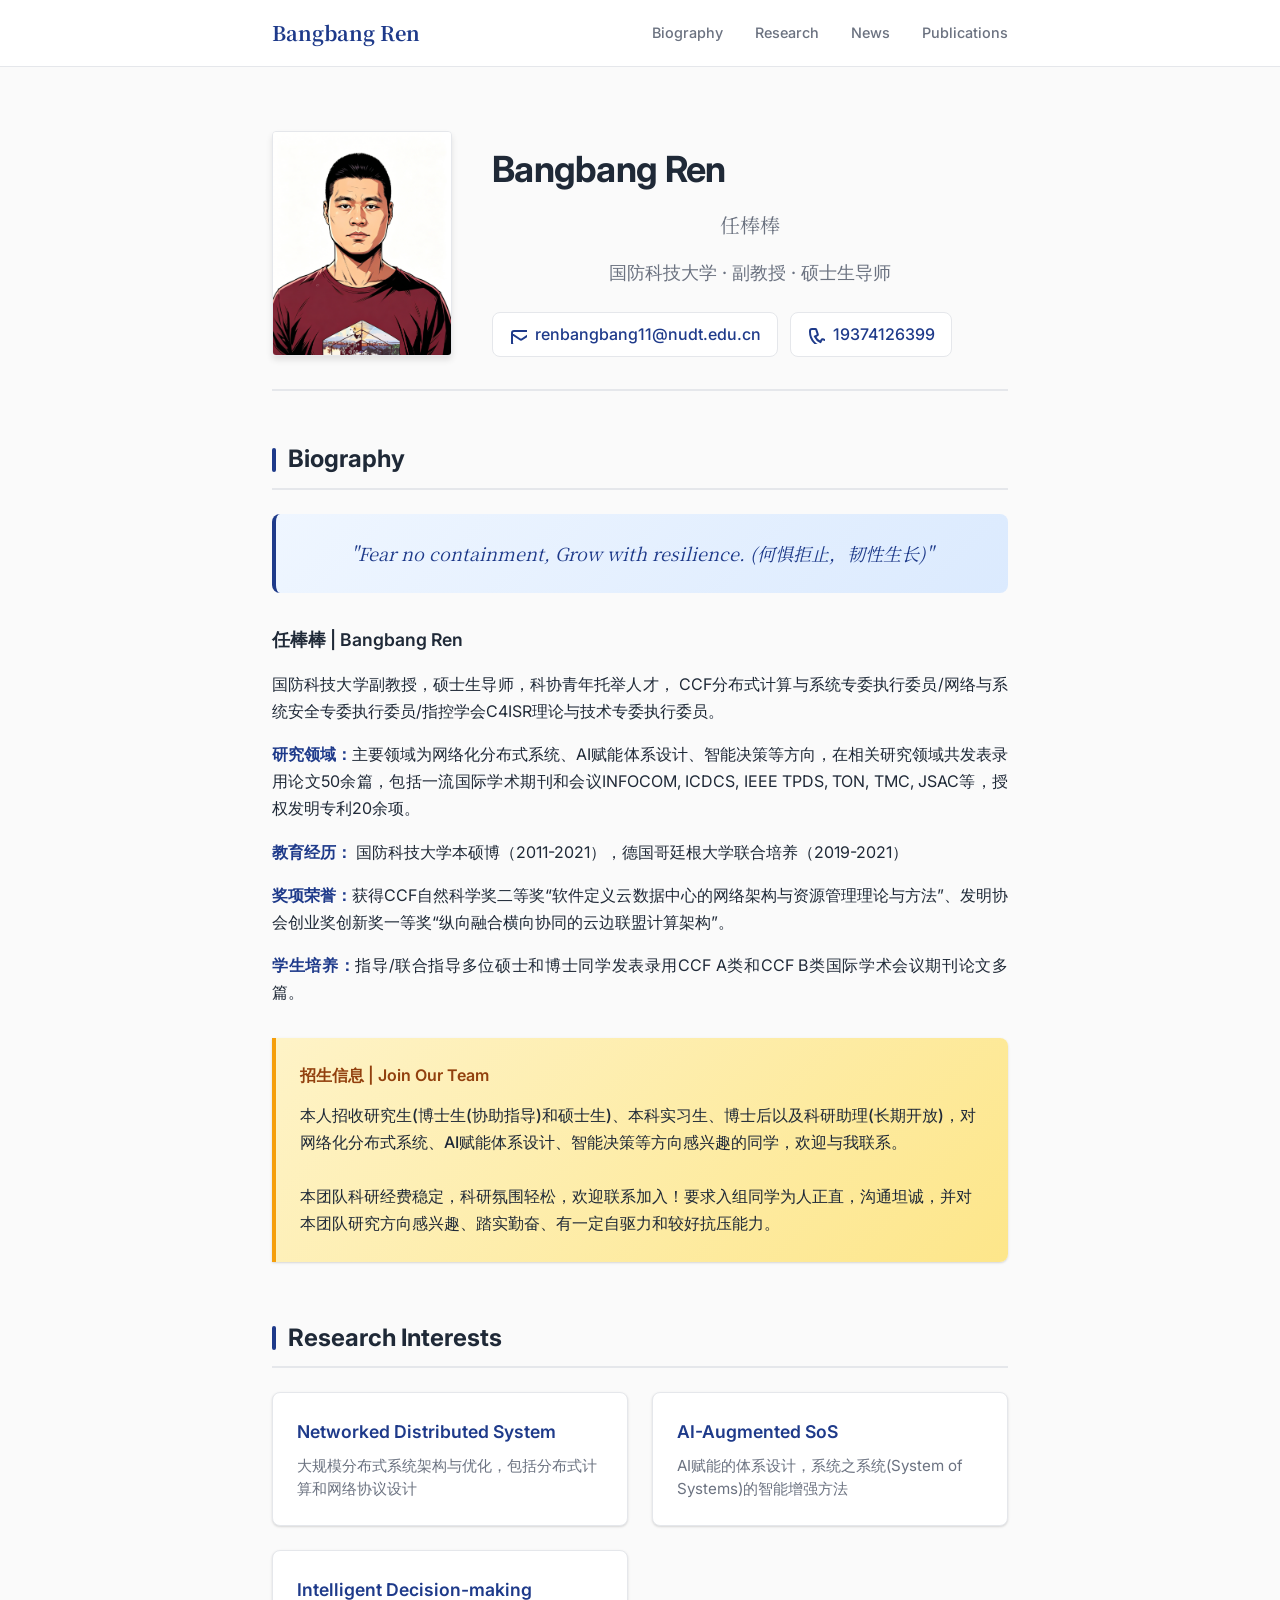
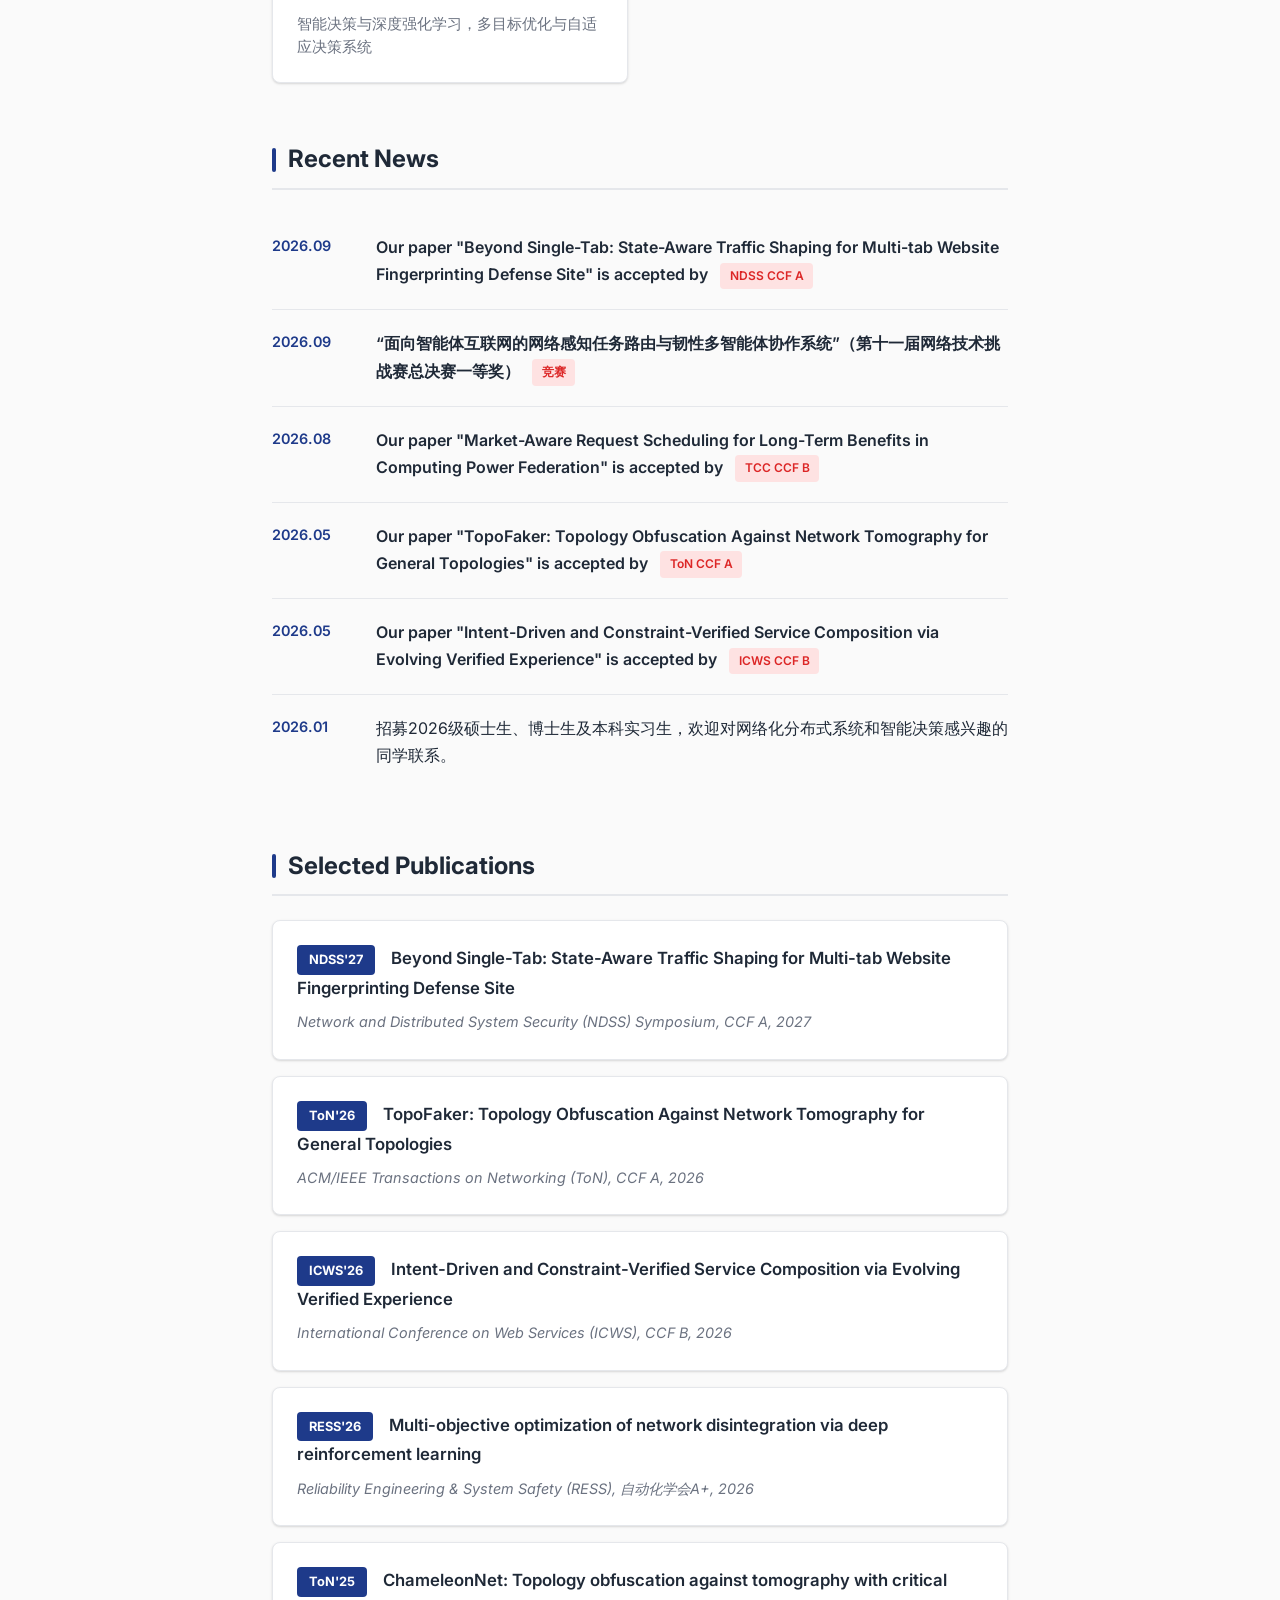
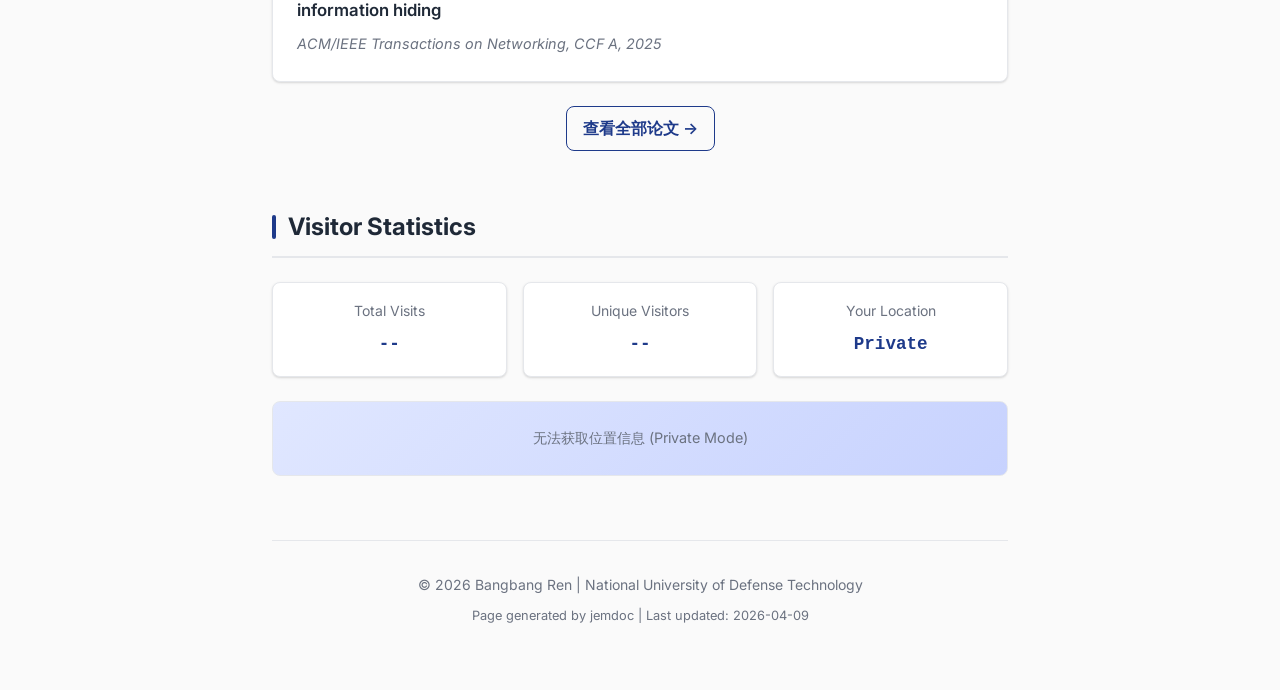
<file: index.html>
<!DOCTYPE html>
<html lang="zh-CN">
<head>
    <meta charset="UTF-8">
    <meta name="viewport" content="width=device-width, initial-scale=1.0">
    <meta name="description" content="Bangbang Ren - Associate Professor at National University of Defense Technology. Research interests include Networked Distributed System, AI-Augmented SoS and Intelligent Decision.">
    <meta name="author" content="Bangbang Ren">
    
    <title>Bangbang Ren (任棒棒) - National University of Defense Technology</title>
    
    <!-- Google Fonts -->
    <link rel="preconnect" href="https://fonts.googleapis.com">
    <link rel="preconnect" href="https://fonts.gstatic.com" crossorigin>
    <link href="https://fonts.googleapis.com/css2?family=Inter:wght@300;400;500;600;700&family=Noto+Serif+SC:wght@400;600;700&display=swap" rel="stylesheet">
    
    <!-- 不蒜子统计 -->
    <script async src="//busuanzi.ibruce.info/busuanzi/2.3/busuanzi.pure.mini.js"></script>
    
    <style>
        /* ===== CSS Variables ===== */
        :root {
            --primary-color: #1e3a8a;
            --primary-light: #3b82f6;
            --accent-color: #dc2626;
            --text-primary: #1f2937;
            --text-secondary: #6b7280;
            --bg-body: #fafafa;
            --bg-card: #ffffff;
            --border-color: #e5e7eb;
            --shadow: 0 1px 3px 0 rgba(0, 0, 0, 0.1), 0 1px 2px 0 rgba(0, 0, 0, 0.06);
            --shadow-lg: 0 10px 15px -3px rgba(0, 0, 0, 0.1), 0 4px 6px -2px rgba(0, 0, 0, 0.05);
            --radius: 8px;
            --max-width: 800px;
            --transition: all 0.3s ease;
        }
        
        * {
            margin: 0;
            padding: 0;
            box-sizing: border-box;
        }
        
        html {
            scroll-behavior: smooth;
        }
        
        body {
            font-family: 'Inter', -apple-system, BlinkMacSystemFont, 'Segoe UI', sans-serif;
            line-height: 1.7;
            color: var(--text-primary);
            background-color: var(--bg-body);
            -webkit-font-smoothing: antialiased;
        }
        
        /* ===== Top Navigation Bar ===== */
        .top-nav {
            background: rgba(255, 255, 255, 0.95);
            backdrop-filter: blur(10px);
            border-bottom: 1px solid var(--border-color);
            position: sticky;
            top: 0;
            z-index: 100;
            padding: 1rem 0;
        }
        
        .nav-container {
            max-width: var(--max-width);
            margin: 0 auto;
            padding: 0 2rem;
            display: flex;
            justify-content: space-between;
            align-items: center;
        }
        
        .nav-brand {
            font-weight: 700;
            color: var(--primary-color);
            font-size: 1.25rem;
            text-decoration: none;
            font-family: 'Noto Serif SC', serif;
        }
        
        .nav-links {
            display: flex;
            gap: 2rem;
            list-style: none;
        }
        
        .nav-links a {
            text-decoration: none;
            color: var(--text-secondary);
            font-size: 0.9rem;
            font-weight: 500;
            transition: var(--transition);
            position: relative;
        }
        
        .nav-links a:hover {
            color: var(--primary-color);
        }
        
        .nav-links a::after {
            content: '';
            position: absolute;
            bottom: -4px;
            left: 0;
            width: 0;
            height: 2px;
            background: var(--primary-color);
            transition: width 0.3s ease;
        }
        
        .nav-links a:hover::after {
            width: 100%;
        }
        
        /* ===== Main Container ===== */
        .container {
            max-width: var(--max-width);
            margin: 0 auto;
            padding: 0 2rem 4rem;
        }
        
        /* ===== Profile Header ===== */
        .profile-header {
            padding: 4rem 0 3rem;
            text-align: center;
            border-bottom: 1px solid var(--border-color);
            margin-bottom: 3rem;
        }
        
        .profile-header h1 {
            font-size: 2.5rem;
            font-weight: 700;
            color: var(--text-primary);
            margin-bottom: 0.5rem;
            letter-spacing: -0.02em;
        }
        
        .profile-name-cn {
            font-size: 1.25rem;
            color: var(--text-secondary);
            font-weight: 400;
            font-family: 'Noto Serif SC', serif;
            margin-bottom: 1rem;
        }
        
        .profile-title {
            font-size: 1.1rem;
            color: var(--text-secondary);
            margin-bottom: 1.5rem;
            font-weight: 500;
        }
        
        .profile-contact {
            display: inline-flex;
            align-items: center;
            gap: 0.5rem;
            color: var(--primary-color);
            text-decoration: none;
            font-weight: 500;
            padding: 0.5rem 1rem;
            border: 1px solid var(--border-color);
            border-radius: var(--radius);
            transition: var(--transition);
            background: white;
        }
        
        .profile-contact:hover {
            background: #eff6ff;
            border-color: var(--primary-color);
            transform: translateY(-1px);
            box-shadow: var(--shadow);
        }
        
        /* ===== Section Styling ===== */
        .section {
            margin-bottom: 3.5rem;
            opacity: 0;
            transform: translateY(20px);
            animation: fadeInUp 0.6s ease forwards;
        }
        
        .section:nth-child(2) { animation-delay: 0.1s; }
        .section:nth-child(3) { animation-delay: 0.2s; }
        .section:nth-child(4) { animation-delay: 0.3s; }
        .section:nth-child(5) { animation-delay: 0.4s; }
        
        @keyframes fadeInUp {
            to {
                opacity: 1;
                transform: translateY(0);
            }
        }
        
        .section-header {
            font-size: 1.5rem;
            font-weight: 700;
            color: var(--text-primary);
            margin-bottom: 1.5rem;
            display: flex;
            align-items: center;
            gap: 0.75rem;
            padding-bottom: 0.5rem;
            border-bottom: 2px solid var(--border-color);
        }
        
        .section-header::before {
            content: '';
            display: inline-block;
            width: 4px;
            height: 24px;
            background: var(--primary-color);
            border-radius: 2px;
        }
        
        /* ===== Biography ===== */
        .quote {
            font-size: 1.125rem;
            font-style: italic;
            color: var(--primary-color);
            text-align: center;
            margin: 1.5rem 0 2rem;
            font-family: 'Noto Serif SC', serif;
            padding: 1.5rem;
            background: linear-gradient(135deg, #eff6ff 0%, #dbeafe 100%);
            border-radius: var(--radius);
            border-left: 4px solid var(--primary-color);
        }
        
        .bio-content h3 {
            font-size: 1.1rem;
            margin-top: 2rem;
            margin-bottom: 1rem;
            color: var(--text-primary);
            font-weight: 600;
        }
        
        .bio-content p {
            margin-bottom: 1rem;
            text-align: justify;
            text-align-last: left;
        }
        
        .bio-content strong {
            color: var(--primary-color);
            font-weight: 600;
        }
        
        .recruiting-box {
            background: linear-gradient(135deg, #fef3c7 0%, #fde68a 100%);
            border-left: 4px solid #f59e0b;
            padding: 1.5rem;
            margin: 2rem 0;
            border-radius: 0 var(--radius) var(--radius) 0;
            font-weight: 500;
            box-shadow: var(--shadow);
        }
        
        .recruiting-box strong {
            color: #92400e;
            display: block;
            margin-bottom: 0.75rem;
        }
        
        /* ===== Research Interests ===== */
        .research-grid {
            display: grid;
            grid-template-columns: repeat(auto-fit, minmax(250px, 1fr));
            gap: 1.5rem;
        }
        
        .research-card {
            background: var(--bg-card);
            padding: 1.5rem;
            border-radius: var(--radius);
            border: 1px solid var(--border-color);
            box-shadow: var(--shadow);
            transition: var(--transition);
            position: relative;
            overflow: hidden;
        }
        
        .research-card::before {
            content: '';
            position: absolute;
            top: 0;
            left: 0;
            width: 100%;
            height: 4px;
            background: var(--primary-color);
            transform: scaleX(0);
            transition: transform 0.3s ease;
        }
        
        .research-card:hover {
            transform: translateY(-4px);
            box-shadow: var(--shadow-lg);
        }
        
        .research-card:hover::before {
            transform: scaleX(1);
        }
        
        .research-card h3 {
            color: var(--primary-color);
            font-weight: 600;
            margin-bottom: 0.5rem;
            font-size: 1.1rem;
        }
        
        .research-card p {
            color: var(--text-secondary);
            font-size: 0.95rem;
            line-height: 1.5;
        }
        
        /* ===== News Section ===== */
        .news-list {
            list-style: none;
        }
        
        .news-item {
            padding: 1.25rem 0;
            border-bottom: 1px solid var(--border-color);
            display: flex;
            gap: 1.5rem;
            transition: var(--transition);
        }
        
        .news-item:hover {
            padding-left: 0.5rem;
            background: rgba(239, 246, 255, 0.5);
        }
        
        .news-item:last-child {
            border-bottom: none;
        }
        
        .news-date {
            font-weight: 600;
            color: var(--primary-color);
            font-size: 0.9rem;
            min-width: 80px;
            flex-shrink: 0;
        }
        
        .news-content a {
            color: var(--text-primary);
            text-decoration: none;
            font-weight: 600;
            transition: var(--transition);
            border-bottom: 1px solid transparent;
        }
        
        .news-content a:hover {
            color: var(--primary-color);
            border-bottom-color: var(--primary-color);
        }
        
        .ccf-tag {
            display: inline-block;
            background: #fee2e2;
            color: var(--accent-color);
            padding: 0.2rem 0.6rem;
            border-radius: 4px;
            font-size: 0.75rem;
            font-weight: 600;
            margin-left: 0.5rem;
            vertical-align: middle;
        }
        
        /* ===== Publications ===== */
        .publication-item {
            padding: 1.5rem;
            margin-bottom: 1rem;
            background: var(--bg-card);
            border-radius: var(--radius);
            border: 1px solid var(--border-color);
            box-shadow: var(--shadow);
            transition: var(--transition);
        }
        
        .publication-item:hover {
            box-shadow: var(--shadow-lg);
            transform: translateX(4px);
            border-left: 3px solid var(--primary-color);
        }
        
        .venue-tag {
            display: inline-block;
            background: var(--primary-color);
            color: white;
            padding: 0.25rem 0.75rem;
            border-radius: 4px;
            font-size: 0.8rem;
            font-weight: 700;
            margin-right: 0.75rem;
        }
        
        .pub-title {
            color: var(--text-primary);
            text-decoration: none;
            font-weight: 600;
            font-size: 1.05rem;
            line-height: 1.4;
        }
        
        .venue {
            color: var(--text-secondary);
            font-size: 0.9rem;
            margin-top: 0.5rem;
            font-style: italic;
        }
        
        .more-link {
            margin-top: 1.5rem;
            text-align: center;
        }
        
        .more-link a {
            color: var(--primary-color);
            text-decoration: none;
            font-weight: 600;
            display: inline-flex;
            align-items: center;
            gap: 0.5rem;
            transition: var(--transition);
            padding: 0.5rem 1rem;
            border: 1px solid var(--primary-color);
            border-radius: var(--radius);
        }
        
        .more-link a:hover {
            background: var(--primary-color);
            color: white;
        }
        
        /* ===== Visitor Stats ===== */
        .stats-grid {
            display: grid;
            grid-template-columns: repeat(3, 1fr);
            gap: 1rem;
            margin-bottom: 1.5rem;
        }
        
        .stat-card {
            background: var(--bg-card);
            padding: 1rem;
            border-radius: var(--radius);
            border: 1px solid var(--border-color);
            text-align: center;
            box-shadow: var(--shadow);
        }
        
        .stat-label {
            display: block;
            font-size: 0.875rem;
            color: var(--text-secondary);
            margin-bottom: 0.5rem;
        }
        
        .stat-value {
            font-weight: 700;
            color: var(--primary-color);
            font-family: 'Courier New', monospace;
            font-size: 1.1rem;
        }
        
        .location-info {
            background: linear-gradient(135deg, #e0e7ff 0%, #c7d2fe 100%);
            border-radius: var(--radius);
            padding: 1.5rem;
            text-align: center;
            border: 1px solid var(--border-color);
            font-size: 0.9rem;
            color: var(--text-secondary);
        }
        
        /* ===== Footer ===== */
        .footer {
            margin-top: 4rem;
            padding-top: 2rem;
            border-top: 1px solid var(--border-color);
            text-align: center;
            color: var(--text-secondary);
            font-size: 0.875rem;
        }
        
        .footer a {
            color: var(--primary-light);
            text-decoration: none;
        }
        
        /* ===== Mobile Responsive ===== */
        @media (max-width: 768px) {
            .nav-links {
                display: none;
            }
            
            .profile-header h1 {
                font-size: 2rem;
            }
            
            .container {
                padding: 0 1.5rem 3rem;
            }
            
            .research-grid {
                grid-template-columns: 1fr;
            }
            
            .stats-grid {
                grid-template-columns: 1fr;
            }
            
            .news-item {
                flex-direction: column;
                gap: 0.5rem;
            }
        }
        
        /* Mobile Menu Button */
        .mobile-menu-btn {
            display: none;
            background: none;
            border: none;
            cursor: pointer;
            padding: 0.5rem;
        }
        
        @media (max-width: 768px) {
            .mobile-menu-btn {
                display: block;
            }
            
            .nav-links {
                display: none;
                position: absolute;
                top: 100%;
                left: 0;
                right: 0;
                background: white;
                flex-direction: column;
                padding: 1rem;
                box-shadow: var(--shadow-lg);
                border-top: 1px solid var(--border-color);
            }
            
            .nav-links.active {
                display: flex;
            }
        }
    </style>
</head>
<body>
    <!-- Top Navigation -->
    <nav class="top-nav">
        <div class="nav-container">
            <a href="#" class="nav-brand">Bangbang Ren</a>
            
            <button class="mobile-menu-btn" onclick="toggleMobileMenu()">
                <svg width="24" height="24" fill="none" stroke="currentColor" stroke-width="2">
                    <path d="M3 12h18M3 6h18M3 18h18"/>
                </svg>
            </button>
            
            <ul class="nav-links" id="navLinks">
                <li><a href="#biography">Biography</a></li>
                <li><a href="#research">Research</a></li>
                <li><a href="#news">News</a></li>
                <li><a href="#publications">Publications</a></li>
            </ul>
        </div>
    </nav>

    <div class="container">
        <!-- Profile Header -->
<header class="profile-header" style="display: flex; align-items: flex-start; gap: 2.5rem; margin-bottom: 3rem; padding-bottom: 2rem; border-bottom: 2px solid var(--border-color);">
    
    <!-- 左侧照片 -->
    <div class="profile-photo-wrapper" style="flex-shrink: 0;">
        <img src="myphoto.png" alt="Bangbang Ren" class="profile-photo-square" style="width: 180px; height: 225px; object-fit: cover; border-radius: 4px; box-shadow: 0 4px 6px rgba(0,0,0,0.1); border: 1px solid #e5e7eb; display: block;">
    </div>
    
    <!-- 右侧信息 -->
    <div class="profile-info-text" style="flex: 1; padding-top: 0.5rem;">
        <h1 style="font-size: 2.25rem; margin-bottom: 0.5rem; text-align: left;">Bangbang Ren</h1>
        <div style="font-size: 1.25rem; color: var(--text-secondary); margin-bottom: 1rem; font-family: 'Noto Serif SC', serif;">任棒棒</div>
        <div style="font-size: 1.1rem; color: var(--text-secondary); margin-bottom: 1.5rem; font-weight: 500;">国防科技大学 · 副教授 · 硕士生导师</div>
        
       <div style="display: flex; flex-wrap: wrap; gap: 0.75rem;">
    <!-- 邮箱 -->
    <a href="mailto:renbangbang11@nudt.edu.cn" class="profile-contact" style="display: inline-flex; align-items: center; gap: 0.5rem; color: var(--primary-color); text-decoration: none; font-weight: 500; padding: 0.5rem 1rem; border: 1px solid var(--border-color); border-radius: var(--radius); transition: all 0.3s ease; background: white;">
        <svg width="18" height="18" fill="none" stroke="currentColor" stroke-width="2">
            <path d="M3 8l7.89 5.26a2 2 0 002.22 0L21 8M5 19h14a2 2 0 002-2V7a2 2 0 00-2-2H5a2 2 0 00-2 2v10a2 2 0 002 2z"/>
        </svg>
        renbangbang11@nudt.edu.cn
    </a>
    
    <!-- 手机号 -->
    <span class="profile-contact" style="display: inline-flex; align-items: center; gap: 0.5rem; color: var(--primary-color); font-weight: 500; padding: 0.5rem 1rem; border: 1px solid var(--border-color); border-radius: var(--radius); background: white;">
        <svg width="18" height="18" fill="none" stroke="currentColor" stroke-width="2">
            <path d="M3 5a2 2 0 012-2h3.28a1 1 0 01.948.684l1.498 4.493a1 1 0 01-.502 1.21l-2.257 1.13a11.042 11.042 0 005.516 5.516l1.13-2.257a1 1 0 011.21-.502l4.493 1.498a1 1 0 01.684.949V19a2 2 0 01-2 2h-1C9.716 21 3 14.284 3 6V5z"/>
        </svg>
        19374126399
    </span>
   </div>
    </div>
</header>

        <!-- Short Biography -->
        <section class="section" id="biography">
            <h2 class="section-header">Biography</h2>
            <p class="quote">"Fear no containment, Grow with resilience. (何惧拒止，韧性生长)"</p>
           
            <div class="bio-content">
                <h3>任棒棒 | Bangbang Ren</h3>
                <p>
                    国防科技大学副教授，硕士生导师，科协青年托举人才，
                    CCF分布式计算与系统专委执行委员/网络与系统安全专委执行委员/指控学会C4ISR理论与技术专委执行委员。
                </p>
                <p>
                    <strong>研究领域：</strong>主要领域为网络化分布式系统、AI赋能体系设计、智能决策等方向，在相关研究领域共发表录用论文50余篇，包括一流国际学术期刊和会议INFOCOM, ICDCS, IEEE TPDS, TON, TMC, JSAC等，授权发明专利20余项。
                </p>
                  <p>
                    <strong>教育经历：</strong> 国防科技大学本硕博（2011-2021），德国哥廷根大学联合培养（2019-2021）
                </p>
                <p>
                    <strong>奖项荣誉：</strong>获得CCF自然科学奖二等奖“软件定义云数据中心的网络架构与资源管理理论与方法”、发明协会创业奖创新奖一等奖“纵向融合横向协同的云边联盟计算架构”。
                </p>
                <p>
                    <strong>学生培养：</strong>指导/联合指导多位硕士和博士同学发表录用CCF A类和CCF B类国际学术会议期刊论文多篇。
                </p>
                
                <div class="recruiting-box">
                    <strong>招生信息 | Join Our Team</strong>
                    本人招收研究生(博士生(协助指导)和硕士生)、本科实习生、博士后以及科研助理(长期开放)，对网络化分布式系统、AI赋能体系设计、智能决策等方向感兴趣的同学，欢迎与我联系。<br><br>
                    本团队科研经费稳定，科研氛围轻松，欢迎联系加入！要求入组同学为人正直，沟通坦诚，并对本团队研究方向感兴趣、踏实勤奋、有一定自驱力和较好抗压能力。
                </div>
            </div>
        </section>

        <!-- Research Interests -->
        <section class="section" id="research">
            <h2 class="section-header">Research Interests</h2>
            <div class="research-grid">
                <div class="research-card">
                    <h3>Networked Distributed System</h3>
                    <p>大规模分布式系统架构与优化，包括分布式计算和网络协议设计</p>
                </div>
                <div class="research-card">
                    <h3>AI-Augmented SoS</h3>
                    <p>AI赋能的体系设计，系统之系统(System of Systems)的智能增强方法</p>
                </div>
                <div class="research-card">
                    <h3>Intelligent Decision-making</h3>
                    <p>智能决策与深度强化学习，多目标优化与自适应决策系统</p>
                </div>
            </div>
        </section>

        <!-- News Section -->
        <section class="section" id="news">
            <h2 class="section-header">Recent News</h2>
            <ul class="news-list">
                
              <li class="news-item">
                    <span class="news-date">2026.09</span>
                    <div class="news-content">
                        <a href="#">Our paper "Beyond Single-Tab: State-Aware Traffic Shaping for Multi-tab Website Fingerprinting Defense Site" is accepted by</a> 
                        <span class="ccf-tag">NDSS CCF A</span>
                    </div>
                </li>

                <li class="news-item">
                    <span class="news-date">2026.09</span>
                    <div class="news-content">
                        <a href="#">“面向智能体互联网的网络感知任务路由与韧性多智能体协作系统”（第十一届网络技术挑战赛总决赛一等奖）</a> 
                        <span class="ccf-tag">竞赛</span>
                    </div>
                </li>
                
              <li class="news-item">
                    <span class="news-date">2026.08</span>
                    <div class="news-content">
                        <a href="#">Our paper "Market-Aware Request Scheduling for Long-Term Benefits in Computing Power Federation" is accepted by</a> 
                        <span class="ccf-tag">TCC CCF B</span>
                    </div>
                </li>
                
                 <li class="news-item">
                    <span class="news-date">2026.05</span>
                    <div class="news-content">
                        <a href="#">Our paper "TopoFaker: Topology Obfuscation Against Network Tomography for General Topologies" is accepted by</a> 
                        <span class="ccf-tag">ToN CCF A</span>
                    </div>
                </li>
                              
                 <li class="news-item">
                    <span class="news-date">2026.05</span>
                    <div class="news-content">
                        <a href="#">Our paper "Intent-Driven and Constraint-Verified Service Composition via Evolving Verified Experience" is accepted by</a> 
                        <span class="ccf-tag">ICWS CCF B</span>
                    </div>
                </li>
                
                <li class="news-item">
                    <span class="news-date">2026.01</span>
                    <div class="news-content">
                        招募2026级硕士生、博士生及本科实习生，欢迎对网络化分布式系统和智能决策感兴趣的同学联系。
                    </div>
                </li>
            </ul>
        </section>

        <!-- Selected Publications -->
        <section class="section" id="publications">
            <h2 class="section-header">Selected Publications</h2>
            <div class="publication-item">
                <span class="venue-tag">NDSS'27</span>
                <a href="#" class="pub-title">Beyond Single-Tab: State-Aware Traffic Shaping for Multi-tab Website Fingerprinting Defense Site</a>
                <div class="venue">Network and Distributed System Security (NDSS) Symposium, CCF A, 2027</div>
            </div>
            
            <div class="publication-item">
                <span class="venue-tag">ToN'26</span>
                <a href="#" class="pub-title">TopoFaker: Topology Obfuscation Against Network Tomography for General Topologies</a>
                <div class="venue">ACM/IEEE Transactions on Networking (ToN), CCF A, 2026</div>
            </div>
                        <div class="publication-item">
                <span class="venue-tag">ICWS'26</span>
                <a href="#" class="pub-title">Intent-Driven and Constraint-Verified Service Composition via Evolving Verified Experience</a>
                <div class="venue">International Conference on Web Services (ICWS), CCF B, 2026</div>
            </div>
            <div class="publication-item">
                <span class="venue-tag">RESS'26</span>
                <a href="#" class="pub-title">Multi-objective optimization of network disintegration via deep reinforcement learning</a>
                <div class="venue">Reliability Engineering & System Safety (RESS), 自动化学会A+, 2026</div>
            </div>

       
            <div class="publication-item">
                <span class="venue-tag">ToN'25</span>
                <a href="#" class="pub-title">ChameleonNet: Topology obfuscation against tomography with critical information hiding</a>
                <div class="venue">ACM/IEEE Transactions on Networking, CCF A, 2025</div>
            </div>

           
            <p class="more-link">
                <a href="https://scholar.google.com/citations?user=x1xr6r4AAAAJ&hl=zh-CN&oi=ao">
                    查看全部论文 →
                </a>
            </p>
        </section>

        <!-- Visitor Statistics -->
        <section class="section">
            <h2 class="section-header">Visitor Statistics</h2>
            <div class="stats-grid">
                <div class="stat-card">
                    <span class="stat-label">Total Visits</span>
                    <span id="busuanzi_value_site_pv" class="stat-value">--</span>
                </div>
                <div class="stat-card">
                    <span class="stat-label">Unique Visitors</span>
                    <span id="busuanzi_value_site_uv" class="stat-value">--</span>
                </div>
                <div class="stat-card">
                    <span class="stat-label">Your Location</span>
                    <span id="visitor-location" class="stat-value">--</span>
                </div>
            </div>
            <div id="location-info" class="location-info">
                正在获取访客信息...
            </div>
        </section>

        <!-- Footer -->
        <footer class="footer">
            <p>© 2026 Bangbang Ren | National University of Defense Technology</p>
            <p style="margin-top: 0.5rem; font-size: 0.8rem;">
                Page generated by jemdoc | Last updated: 2026-04-09
            </p>
        </footer>
    </div>

    <script>
        // Mobile Menu Toggle
        function toggleMobileMenu() {
            const navLinks = document.getElementById('navLinks');
            navLinks.classList.toggle('active');
        }
        
        // Get Visitor IP and Location
        fetch('https://ipapi.co/json/')
            .then(response => response.json())
            .then(data => {
                document.getElementById('visitor-location').textContent = data.city || data.country_name;
                document.getElementById('location-info').innerHTML = `
                    <div style="display: flex; align-items: center; justify-content: center; gap: 1rem;">
                        <div style="font-size: 1.5rem;">📍</div>
                        <div style="text-align: left;">
                            <div style="font-weight: 600; color: var(--text-primary);">${data.city}, ${data.country_name}</div>
                            <div style="font-size: 0.8rem; margin-top: 0.25rem;">${data.org || ''} | IP: ${data.ip}</div>
                        </div>
                    </div>
                `;
            })
            .catch(error => {
                document.getElementById('visitor-location').textContent = 'Private';
                document.getElementById('location-info').textContent = '无法获取位置信息 (Private Mode)';
            });
            
        // Smooth scroll for navigation
        document.querySelectorAll('a[href^="#"]').forEach(anchor => {
            anchor.addEventListener('click', function (e) {
                e.preventDefault();
                const target = document.querySelector(this.getAttribute('href'));
                if (target) {
                    target.scrollIntoView({
                        behavior: 'smooth',
                        block: 'start'
                    });
                    // Close mobile menu if open
                    document.getElementById('navLinks').classList.remove('active');
                }
            });
        });
        
        // Highlight active section on scroll
        window.addEventListener('scroll', () => {
            const sections = document.querySelectorAll('.section');
            const navLinks = document.querySelectorAll('.nav-links a');
            
            let current = '';
            sections.forEach(section => {
                const sectionTop = section.offsetTop;
                if (pageYOffset >= sectionTop - 100) {
                    current = section.getAttribute('id');
                }
            });
            
            navLinks.forEach(link => {
                link.style.color = '';
                if (link.getAttribute('href') === '#' + current) {
                    link.style.color = 'var(--primary-color)';
                }
            });
        });
    </script>
</body>
</html>
</file>
